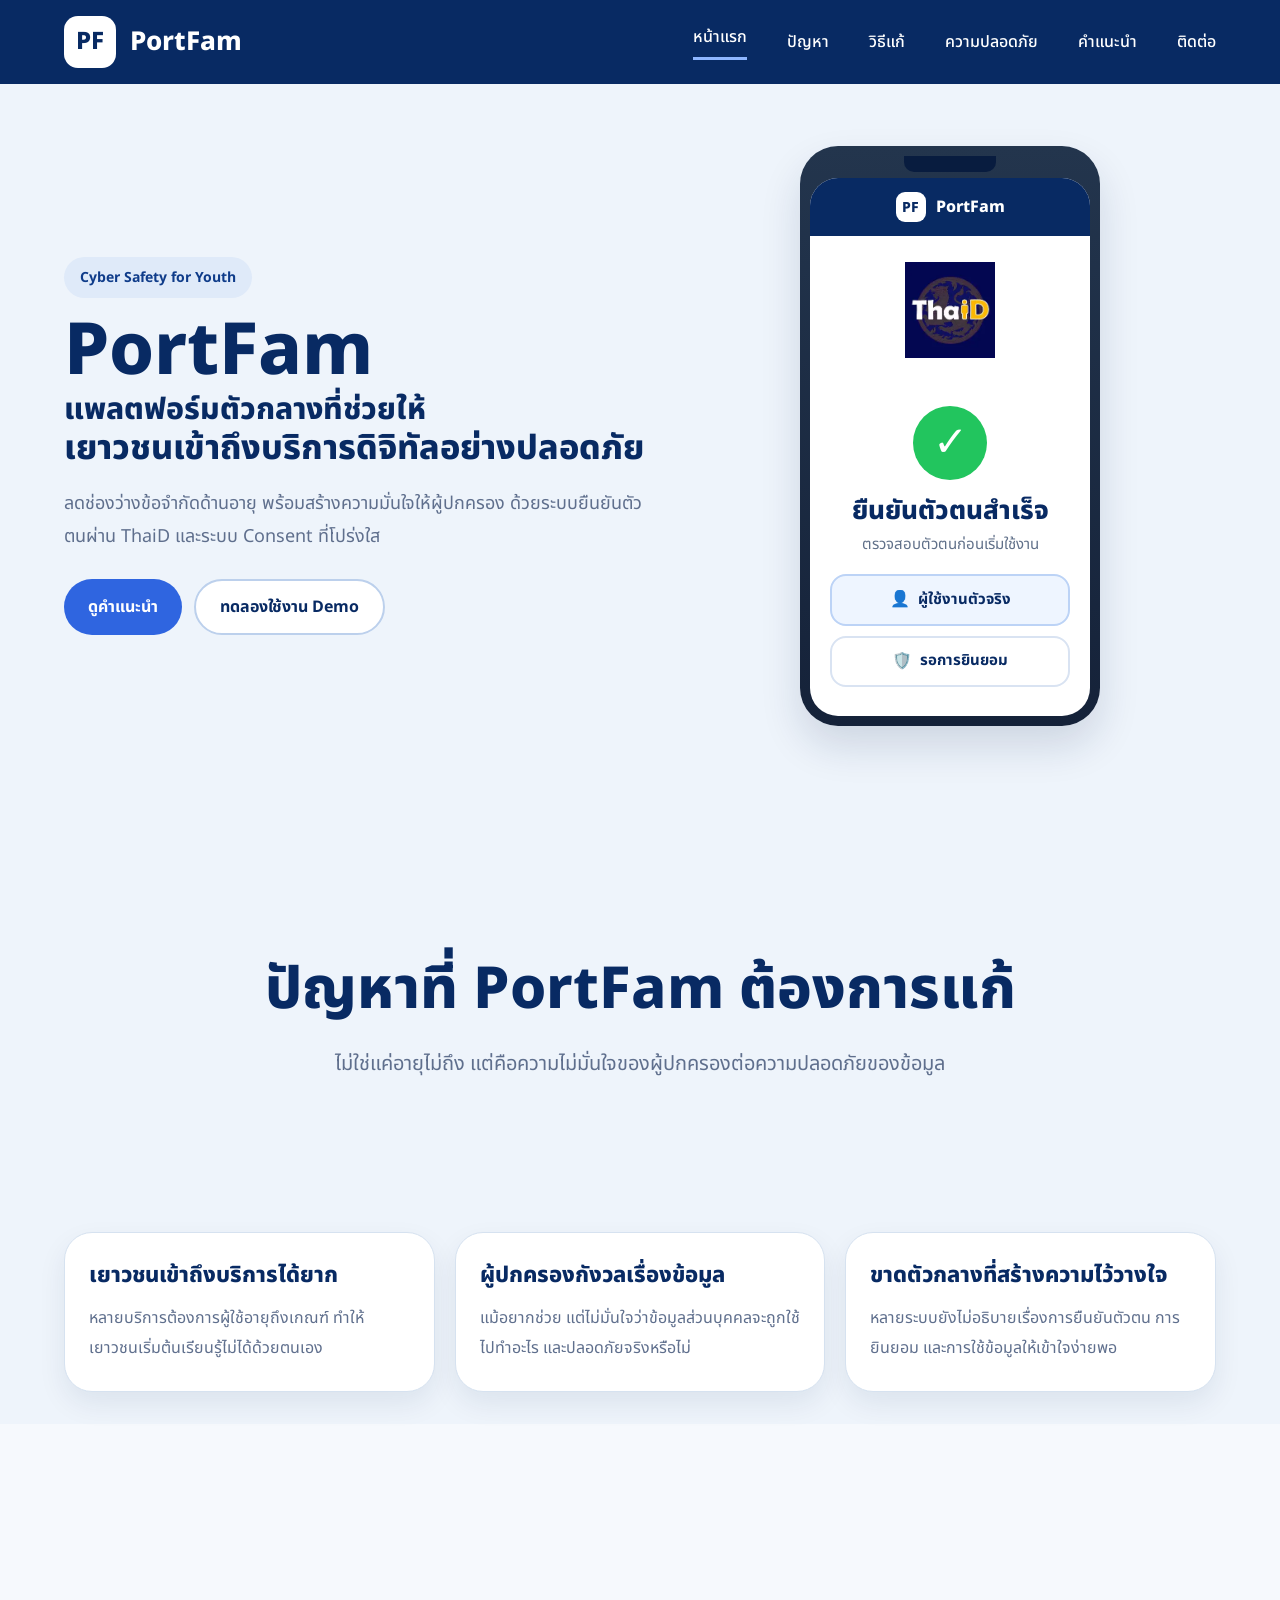
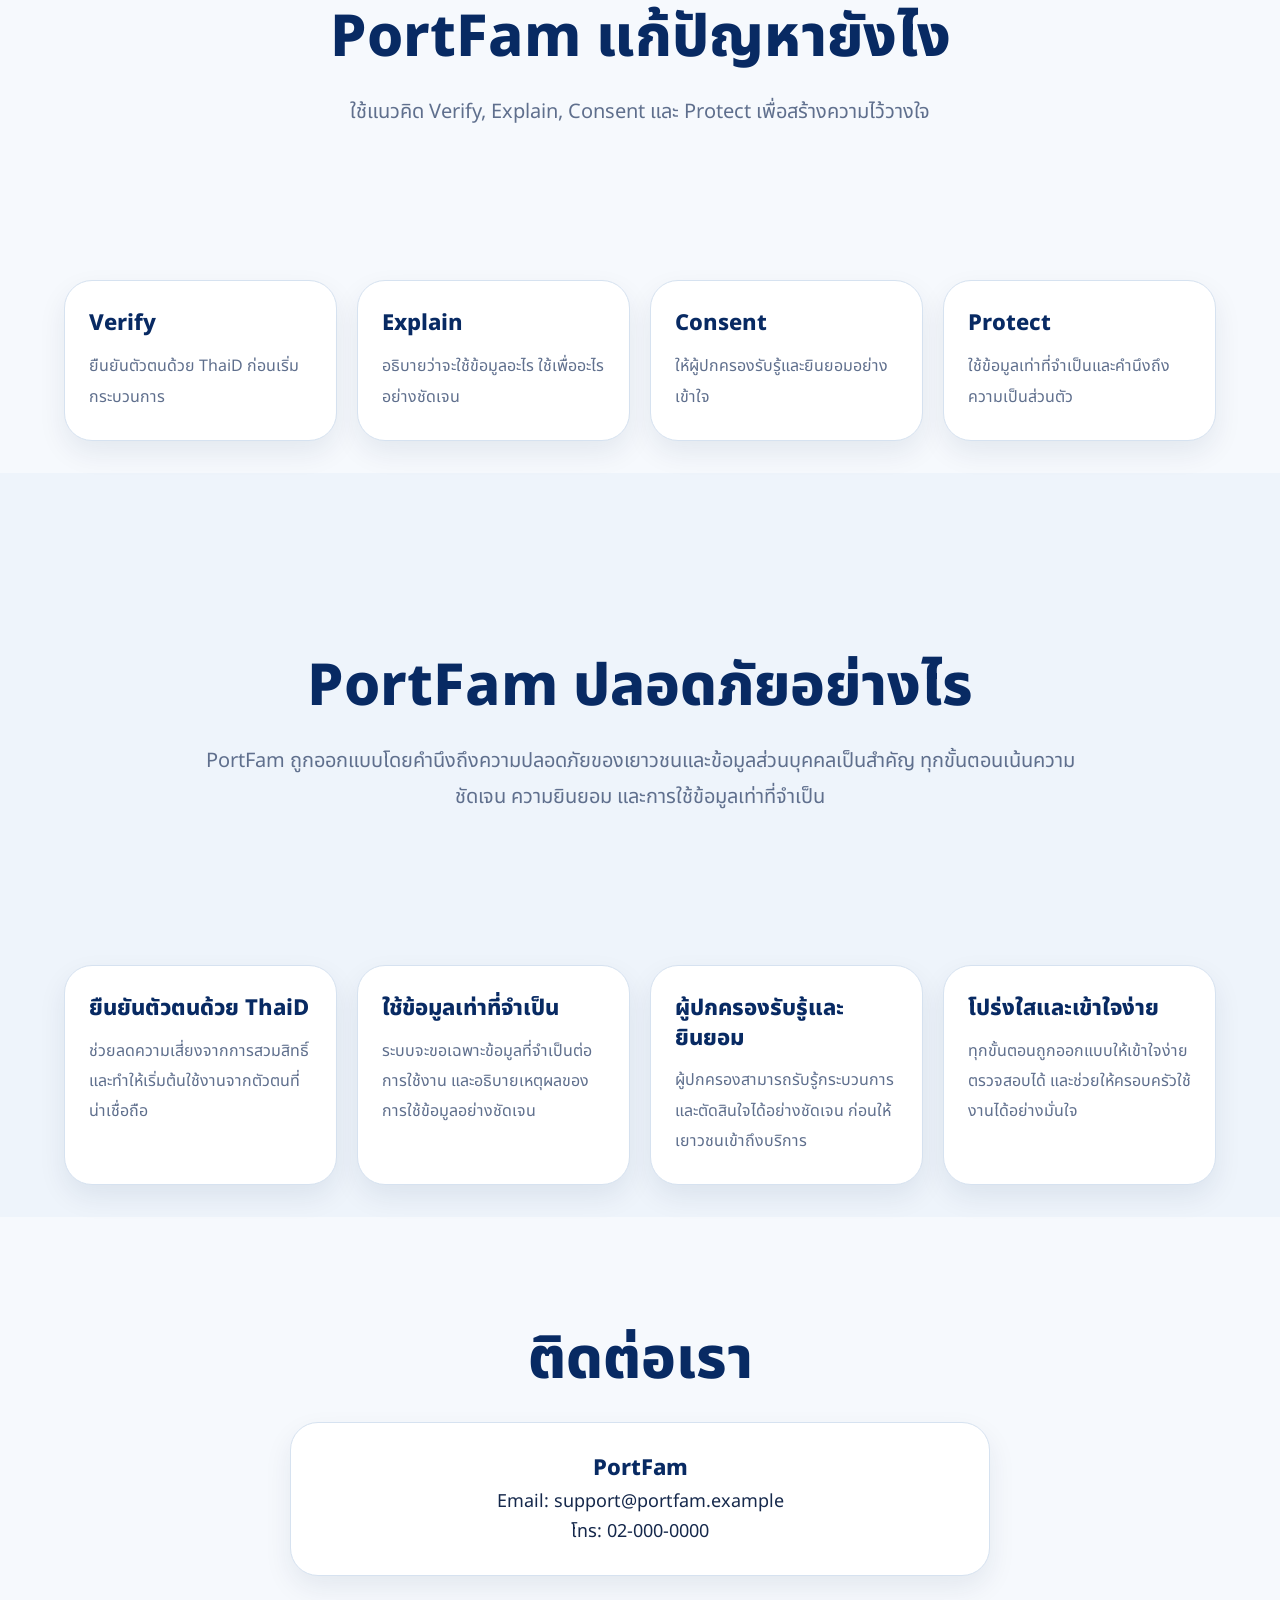
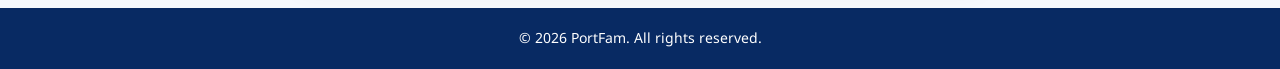
<file: index.html>
<!DOCTYPE html>
<html lang="th">
<head>
  <meta charset="UTF-8" />
  <meta name="viewport" content="width=device-width, initial-scale=1.0" />
  <title>PortFam</title>
  <link rel="stylesheet" href="index.css" />
  <link href="https://fonts.googleapis.com/css2?family=Noto+Sans+Thai:wght@300;400;500;600;700;800&display=swap" rel="stylesheet">
</head>
<body>
  <div class="scroll-progress" id="scrollProgress"></div>
  <button class="back-to-top" id="backToTop" type="button" aria-label="กลับขึ้นด้านบน">↑</button>

  <header class="site-header">
    <div class="container nav">
      <a href="index.html" class="brand">
        <div class="brand-logo">PF</div>
        <div class="brand-text">PortFam</div>
      </a>

      <button
        class="menu-toggle"
        id="menuToggle"
        type="button"
        aria-label="เปิดเมนู"
        aria-expanded="false"
        aria-controls="mobileMenu"
      >
        <span></span>
        <span></span>
        <span></span>
      </button>

      <nav class="menu" id="mobileMenu">
        <a href="#home" class="active-link">หน้าแรก</a>
        <a href="#problem">ปัญหา</a>
        <a href="#solution">วิธีแก้</a>
        <a href="#security">ความปลอดภัย</a>
        <a href="recom.html">คำแนะนำ</a>
        <a href="#contact">ติดต่อ</a>
      </nav>
    </div>
  </header>

  <main>
    <section class="hero section" id="home">
      <div class="container hero-layout">
        <div class="hero-left reveal">
          <span class="hero-badge">Cyber Safety for Youth</span>

          <h1>
            <span class="hero-portfam">PortFam</span>
            <span class="hero-platform-line">แพลตฟอร์มตัวกลางที่ช่วยให้</span>
            เยาวชนเข้าถึงบริการดิจิทัลอย่างปลอดภัย
          </h1>

          <p class="hero-text">
            ลดช่องว่างข้อจำกัดด้านอายุ พร้อมสร้างความมั่นใจให้ผู้ปกครอง
            ด้วยระบบยืนยันตัวตนผ่าน ThaiD และระบบ Consent ที่โปร่งใส
          </p>

          <div class="hero-buttons-custom">
            <a href="recom.html" class="hero-main-btn hero-main-btn-primary">
              ดูคำแนะนำ
            </a>
            <a href="demo-login.html" class="hero-main-btn hero-main-btn-secondary">
              ทดลองใช้งาน Demo
            </a>
          </div>
        </div>

        <div class="hero-right reveal">
          <div class="hero-device-wrap">
            <div class="phone-mock-custom">
              <div class="phone-notch-custom"></div>

              <div class="phone-screen-custom">
                <div class="phone-top-custom">
                  <div class="phone-top-logo-wrap">
                    <div class="phone-top-logo">PF</div>
                    <div class="phone-top-text">PortFam</div>
                  </div>
                </div>

                <div class="phone-thaid-logo">
                  <img src="picture-thaID.webp" alt="ThaiD Logo">
                </div>

                <div class="phone-check-custom">✓</div>

                <h2>ยืนยันตัวตนสำเร็จ</h2>
                <p class="phone-subtitle-custom">ตรวจสอบตัวตนก่อนเริ่มใช้งาน</p>

                <div class="phone-actions-custom">
                  <div class="phone-action-item active-action">
                    <span class="phone-action-icon">👤</span>
                    <span>ผู้ใช้งานตัวจริง</span>
                  </div>

                  <div class="phone-action-item">
                    <span class="phone-action-icon">🛡️</span>
                    <span>รอการยินยอม</span>
                  </div>
                </div>
              </div>
            </div>
          </div>
        </div>
      </div>
    </section>

    <section class="section" id="problem">
      <div class="container">
        <div class="section-head reveal">
          <h2>ปัญหาที่ PortFam ต้องการแก้</h2>
          <p>
            ไม่ใช่แค่อายุไม่ถึง แต่คือความไม่มั่นใจของผู้ปกครองต่อความปลอดภัยของข้อมูล
          </p>
        </div>

        <div class="info-grid three">
          <div class="info-card reveal">
            <h3>เยาวชนเข้าถึงบริการได้ยาก</h3>
            <p>หลายบริการต้องการผู้ใช้อายุถึงเกณฑ์ ทำให้เยาวชนเริ่มต้นเรียนรู้ไม่ได้ด้วยตนเอง</p>
          </div>

          <div class="info-card reveal">
            <h3>ผู้ปกครองกังวลเรื่องข้อมูล</h3>
            <p>แม้อยากช่วย แต่ไม่มั่นใจว่าข้อมูลส่วนบุคคลจะถูกใช้ไปทำอะไร และปลอดภัยจริงหรือไม่</p>
          </div>

          <div class="info-card reveal">
            <h3>ขาดตัวกลางที่สร้างความไว้วางใจ</h3>
            <p>หลายระบบยังไม่อธิบายเรื่องการยืนยันตัวตน การยินยอม และการใช้ข้อมูลให้เข้าใจง่ายพอ</p>
          </div>
        </div>
      </div>
    </section>

    <section class="section alt-bg" id="solution">
      <div class="container">
        <div class="section-head reveal">
          <h2>PortFam แก้ปัญหายังไง</h2>
          <p>ใช้แนวคิด Verify, Explain, Consent และ Protect เพื่อสร้างความไว้วางใจ</p>
        </div>

        <div class="info-grid four">
          <div class="info-card reveal">
            <h3>Verify</h3>
            <p>ยืนยันตัวตนด้วย ThaiD ก่อนเริ่มกระบวนการ</p>
          </div>

          <div class="info-card reveal">
            <h3>Explain</h3>
            <p>อธิบายว่าจะใช้ข้อมูลอะไร ใช้เพื่ออะไร อย่างชัดเจน</p>
          </div>

          <div class="info-card reveal">
            <h3>Consent</h3>
            <p>ให้ผู้ปกครองรับรู้และยินยอมอย่างเข้าใจ</p>
          </div>

          <div class="info-card reveal">
            <h3>Protect</h3>
            <p>ใช้ข้อมูลเท่าที่จำเป็นและคำนึงถึงความเป็นส่วนตัว</p>
          </div>
        </div>
      </div>
    </section>

    <section class="section" id="security">
      <div class="container">
        <div class="section-head reveal">
          <h2>PortFam ปลอดภัยอย่างไร</h2>
          <p>
            PortFam ถูกออกแบบโดยคำนึงถึงความปลอดภัยของเยาวชนและข้อมูลส่วนบุคคลเป็นสำคัญ
            ทุกขั้นตอนเน้นความชัดเจน ความยินยอม และการใช้ข้อมูลเท่าที่จำเป็น
          </p>
        </div>

        <div class="info-grid four">
          <div class="info-card reveal">
            <h3>ยืนยันตัวตนด้วย ThaiD</h3>
            <p>ช่วยลดความเสี่ยงจากการสวมสิทธิ์ และทำให้เริ่มต้นใช้งานจากตัวตนที่น่าเชื่อถือ</p>
          </div>

          <div class="info-card reveal">
            <h3>ใช้ข้อมูลเท่าที่จำเป็น</h3>
            <p>ระบบจะขอเฉพาะข้อมูลที่จำเป็นต่อการใช้งาน และอธิบายเหตุผลของการใช้ข้อมูลอย่างชัดเจน</p>
          </div>

          <div class="info-card reveal">
            <h3>ผู้ปกครองรับรู้และยินยอม</h3>
            <p>ผู้ปกครองสามารถรับรู้กระบวนการและตัดสินใจได้อย่างชัดเจน ก่อนให้เยาวชนเข้าถึงบริการ</p>
          </div>

          <div class="info-card reveal">
            <h3>โปร่งใสและเข้าใจง่าย</h3>
            <p>ทุกขั้นตอนถูกออกแบบให้เข้าใจง่าย ตรวจสอบได้ และช่วยให้ครอบครัวใช้งานได้อย่างมั่นใจ</p>
          </div>
        </div>
      </div>
    </section>

    <section class="section alt-bg" id="contact">
      <div class="container">
        <div class="section-head reveal">
          <h2>ติดต่อเรา</h2>
        </div>

        <div class="contact-card reveal">
          <p><strong>PortFam</strong></p>
          <p>Email: support@portfam.example</p>
          <p>โทร: 02-000-0000</p>
        </div>
      </div>
    </section>
  </main>

  <footer class="site-footer">
    <div class="container footer-content">
      <p>© <span id="currentYear"></span> PortFam. All rights reserved.</p>
    </div>
  </footer>

  <script src="index.js"></script>
</body>
</html>
</file>
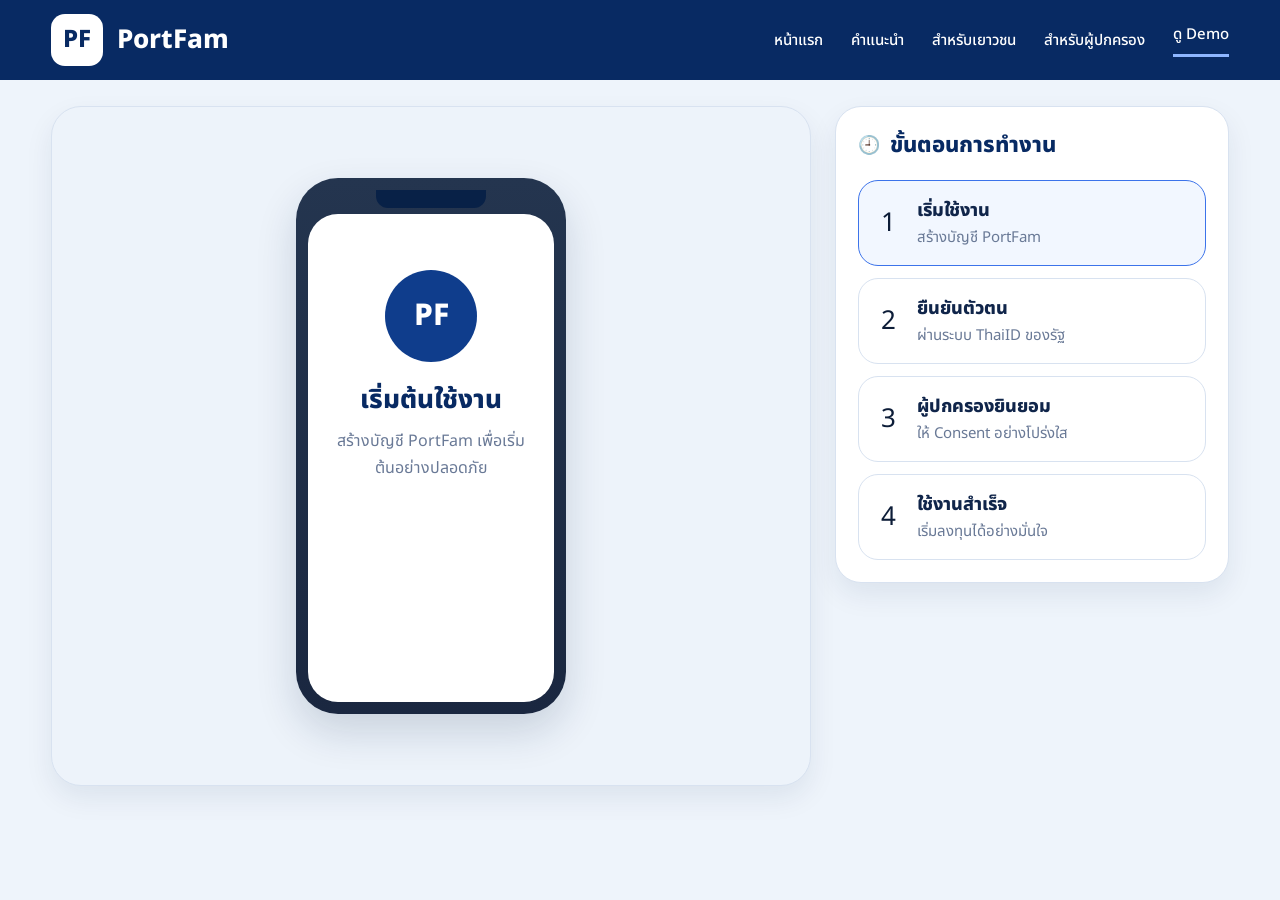
<file: demo-login.html>
<!DOCTYPE html>
<html lang="th">
<head>
  <meta charset="UTF-8" />
  <meta name="viewport" content="width=device-width, initial-scale=1.0" />
  <title>PortFam - ดู Demo</title>
  <link rel="stylesheet" href="demo-login.css" />
  <link href="https://fonts.googleapis.com/css2?family=Noto+Sans+Thai:wght@300;400;500;600;700;800&display=swap" rel="stylesheet">
</head>
<body>
  <header class="site-header">
    <div class="container nav">
      <a href="index.html" class="brand">
        <div class="brand-logo">PF</div>
        <div class="brand-text">PortFam</div>
      </a>

      <button class="menu-toggle" id="menuToggle" type="button" aria-label="เปิดเมนู" aria-expanded="false" aria-controls="mobileMenu">
        <span></span>
        <span></span>
        <span></span>
      </button>

      <nav class="menu" id="mobileMenu">
        <a href="index.html">หน้าแรก</a>
        <a href="recom.html">คำแนะนำ</a>
        <a href="youth-guide.html">สำหรับเยาวชน</a>
        <a href="parent-guide.html">สำหรับผู้ปกครอง</a>
        <a href="demo-login.html" class="active-link">ดู Demo</a>
      </nav>
    </div>
  </header>

  <main class="page-wrap">
    <section class="demo-section">
      <div class="container">
        <div class="demo-layout">
          <div class="demo-stage">
            <div class="phone-mockup">
              <div class="phone-notch"></div>

              <div class="phone-screen">
                <div class="scene scene-active" data-scene="1">
                  <div class="screen-icon blue-circle">PF</div>
                  <h2>เริ่มต้นใช้งาน</h2>
                  <p>สร้างบัญชี PortFam เพื่อเริ่มต้นอย่างปลอดภัย</p>
                </div>

                <div class="scene" data-scene="2">
                  <div class="screen-icon thaid-circle">
                    Thai<span>D</span>
                  </div>
                  <h2>ยืนยันตัวตน</h2>
                  <p>ผ่านระบบ ThaiID ของรัฐ</p>
                </div>

                <div class="scene" data-scene="3">
                  <div class="screen-icon consent-circle">👨‍👩‍👧</div>
                  <h2>ผู้ปกครองยินยอม</h2>
                  <p>ให้ Consent อย่างโปร่งใส</p>
                </div>

                <div class="scene" data-scene="4">
                  <div class="success-check">✓</div>
                  <h2>พร้อมใช้งาน!</h2>
                  <p>บัญชีของคุณปลอดภัยและพร้อมลงทุน</p>
                </div>
              </div>
            </div>
          </div>

          <aside class="step-panel">
            <div class="panel-head">
              <span class="panel-head-icon">🕘</span>
              <h3>ขั้นตอนการทำงาน</h3>
            </div>

            <div class="step-list">
              <button class="step-card active" data-target="1" type="button">
                <div class="step-no">1</div>
                <div class="step-info">
                  <strong>เริ่มใช้งาน</strong>
                  <span>สร้างบัญชี PortFam</span>
                </div>
              </button>

              <button class="step-card" data-target="2" type="button">
                <div class="step-no">2</div>
                <div class="step-info">
                  <strong>ยืนยันตัวตน</strong>
                  <span>ผ่านระบบ ThaiID ของรัฐ</span>
                </div>
              </button>

              <button class="step-card" data-target="3" type="button">
                <div class="step-no">3</div>
                <div class="step-info">
                  <strong>ผู้ปกครองยินยอม</strong>
                  <span>ให้ Consent อย่างโปร่งใส</span>
                </div>
              </button>

              <button class="step-card" data-target="4" type="button">
                <div class="step-no">4</div>
                <div class="step-info">
                  <strong>ใช้งานสำเร็จ</strong>
                  <span>เริ่มลงทุนได้อย่างมั่นใจ</span>
                </div>
              </button>
            </div>
          </aside>
        </div>
      </div>
    </section>
  </main>

  <script src="demo-login.js"></script>
</body>
</html>
</file>
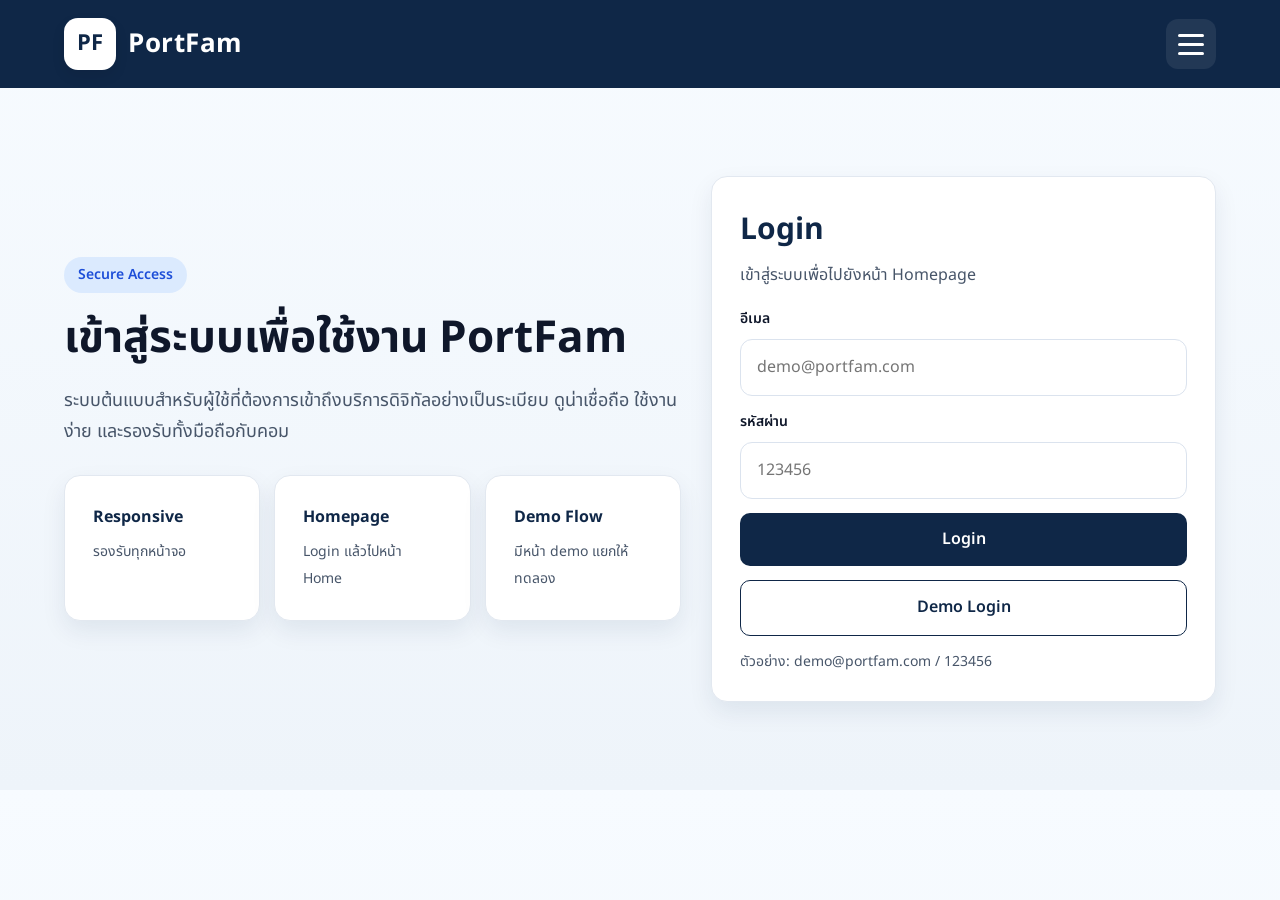
<file: login.html>
<!DOCTYPE html>
<html lang="th">
<head>
  <meta charset="UTF-8" />
  <meta name="viewport" content="width=device-width, initial-scale=1.0" />
  <title>PortFam - Login</title>
  <link rel="stylesheet" href="login.css" />
  <link href="https://fonts.googleapis.com/css2?family=Noto+Sans+Thai:wght@300;400;500;600;700&display=swap" rel="stylesheet">

</head>
<body>
  <header class="site-header">
    <div class="container nav">
      <a href="Homepage.html" class="brand">
        <div class="brand-logo">PF</div>
        <div class="brand-text">PortFam</div>
      </a>

      <button class="menu-toggle" id="menuToggle" aria-label="เปิดเมนู" aria-expanded="false" aria-controls="mobileMenu">
        <span></span>
        <span></span>
        <span></span>
      </button>

      <nav class="menu" id="mobileMenu">
        <a href="Homepage.html#home">หน้าแรก</a>
        <a href="Homepage.html#about">เกี่ยวกับเรา</a>
        <a href="Homepage.html#services">บริการ</a>
        <a href="Homepage.html#news">ข่าวสาร</a>
        <a href="Homepage.html#contact">ติดต่อ</a>
        <a href="demo.html">Demo-login</a>
        <a href="index.html">Login</a>
      </nav>
    </div>
  </header>

  <main class="login-page">
    <section class="login-section">
      <div class="container login-layout">
        <div class="login-intro">
          <span class="hero-tag">Secure Access</span>
          <h1>เข้าสู่ระบบเพื่อใช้งาน PortFam</h1>
          <p>
            ระบบต้นแบบสำหรับผู้ใช้ที่ต้องการเข้าถึงบริการดิจิทัลอย่างเป็นระเบียบ
            ดูน่าเชื่อถือ ใช้งานง่าย และรองรับทั้งมือถือกับคอม
          </p>

          <div class="info-pills">
            <div class="info-pill">
              <strong>Responsive</strong>
              <span>รองรับทุกหน้าจอ</span>
            </div>
            <div class="info-pill">
              <strong>Homepage</strong>
              <span>Login แล้วไปหน้า Home</span>
            </div>
            <div class="info-pill">
              <strong>Demo Flow</strong>
              <span>มีหน้า demo แยกให้ทดลอง</span>
            </div>
          </div>
        </div>

        <div class="login-card">
          <div class="card-head">
            <h2>Login</h2>
            <p>เข้าสู่ระบบเพื่อไปยังหน้า Homepage</p>
          </div>

          <form id="loginForm" class="login-form">
            <label>
              <span>อีเมล</span>
              <input type="email" id="email" placeholder="demo@portfam.com" required />
            </label>

            <label>
              <span>รหัสผ่าน</span>
              <input type="password" id="password" placeholder="123456" required />
            </label>

            <button type="submit" class="btn btn-primary full-width">Login</button>
            <button type="button" class="btn btn-secondary full-width" id="demoLoginBtn">Demo Login</button>
          </form>

          <p class="login-hint">ตัวอย่าง: demo@portfam.com / 123456</p>
        </div>
      </div>
    </section>
  </main>
</file>
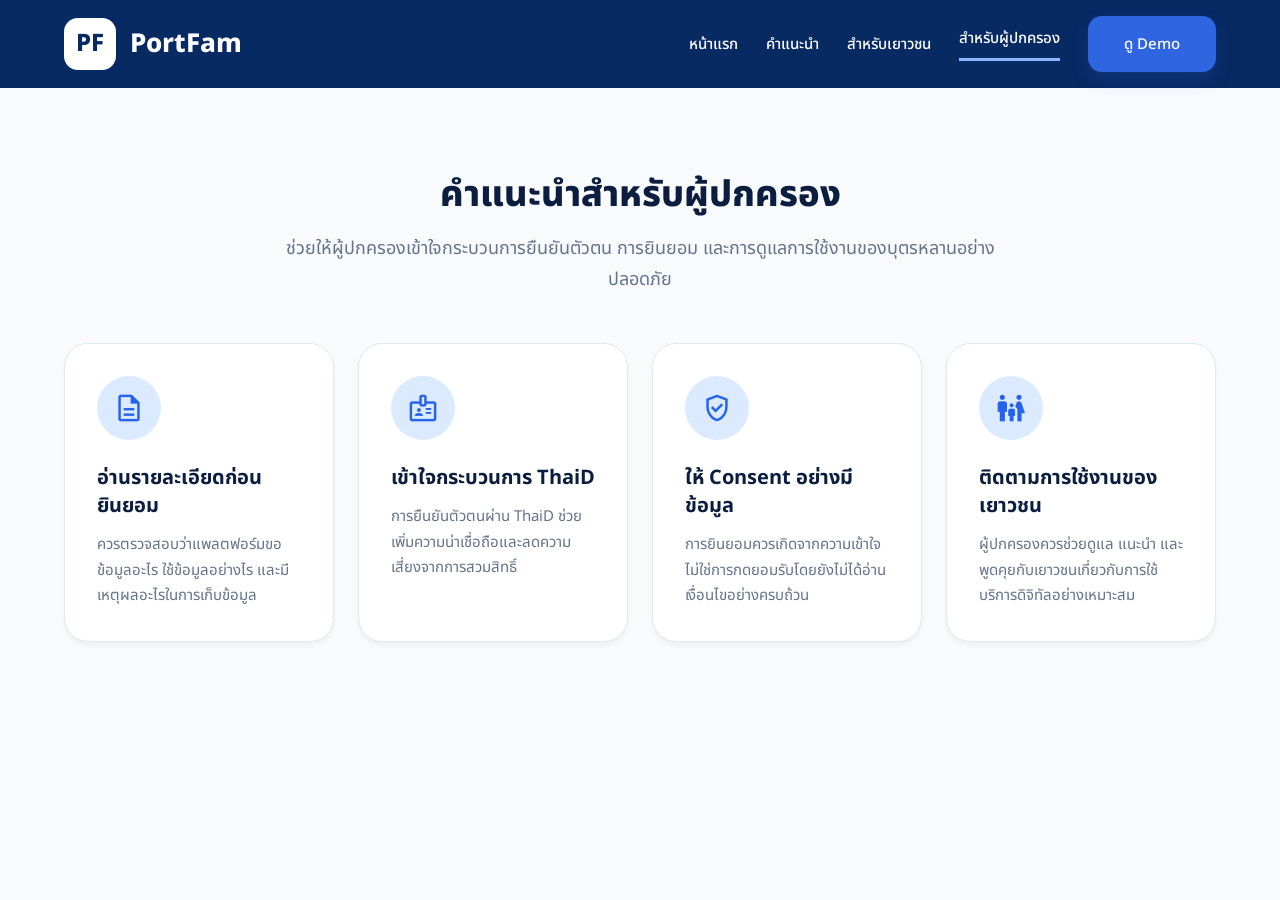
<file: parent-guide.html>
<!DOCTYPE html>
<html lang="th">
<head>
  <meta charset="UTF-8" />
  <meta name="viewport" content="width=device-width, initial-scale=1.0" />
  <title>PortFam - สำหรับผู้ปกครอง</title>
  <link rel="stylesheet" href="parent-guide.css" />
  <link href="https://fonts.googleapis.com/css2?family=Noto+Sans+Thai:wght@300;400;500;600;700;800&display=swap" rel="stylesheet">
  <link href="https://fonts.googleapis.com/css2?family=Material+Symbols+Outlined:opsz,wght,FILL,GRAD@24,400,1,0" rel="stylesheet" />
</head>
<body>
  <header class="site-header">
    <div class="container nav">
      <a href="index.html" class="brand">
        <div class="brand-logo">PF</div>
        <div class="brand-text">PortFam</div>
      </a>

      <button
        class="menu-toggle"
        id="menuToggle"
        type="button"
        aria-label="เปิดเมนู"
        aria-expanded="false"
        aria-controls="mobileMenu"
      >
        <span></span>
        <span></span>
        <span></span>
      </button>

      <nav class="menu" id="mobileMenu">
        <a href="index.html">หน้าแรก</a>
        <a href="recom.html">คำแนะนำ</a>
        <a href="youth-guide.html">สำหรับเยาวชน</a>
        <a href="parent-guide.html" class="active-link">สำหรับผู้ปกครอง</a>
        <a href="demo-login.html" class="demo-cta">ดู Demo</a>
      </nav>
    </div>
  </header>

  <section class="section guide-section">
    <div class="container">
      <div class="section-head reveal">
        <h2>คำแนะนำสำหรับผู้ปกครอง</h2>
        <p>ช่วยให้ผู้ปกครองเข้าใจกระบวนการยืนยันตัวตน การยินยอม และการดูแลการใช้งานของบุตรหลานอย่างปลอดภัย</p>
      </div>

      <div class="info-grid four">
        <div class="info-card reveal">
          <div class="card-icon">
            <span class="material-symbols-outlined">description</span>
          </div>
          <h3>อ่านรายละเอียดก่อนยินยอม</h3>
          <p>ควรตรวจสอบว่าแพลตฟอร์มขอข้อมูลอะไร ใช้ข้อมูลอย่างไร และมีเหตุผลอะไรในการเก็บข้อมูล</p>
        </div>

        <div class="info-card reveal">
          <div class="card-icon">
            <span class="material-symbols-outlined">badge</span>
          </div>
          <h3>เข้าใจกระบวนการ ThaiD</h3>
          <p>การยืนยันตัวตนผ่าน ThaiD ช่วยเพิ่มความน่าเชื่อถือและลดความเสี่ยงจากการสวมสิทธิ์</p>
        </div>

        <div class="info-card reveal">
          <div class="card-icon">
            <span class="material-symbols-outlined">verified_user</span>
          </div>
          <h3>ให้ Consent อย่างมีข้อมูล</h3>
          <p>การยินยอมควรเกิดจากความเข้าใจ ไม่ใช่การกดยอมรับโดยยังไม่ได้อ่านเงื่อนไขอย่างครบถ้วน</p>
        </div>

        <div class="info-card reveal">
          <div class="card-icon">
            <span class="material-symbols-outlined">family_restroom</span>
          </div>
          <h3>ติดตามการใช้งานของเยาวชน</h3>
          <p>ผู้ปกครองควรช่วยดูแล แนะนำ และพูดคุยกับเยาวชนเกี่ยวกับการใช้บริการดิจิทัลอย่างเหมาะสม</p>
        </div>
      </div>
    </div>
  </section>

  <script src="parent-guide.js"></script>
</body>
</html>
</file>
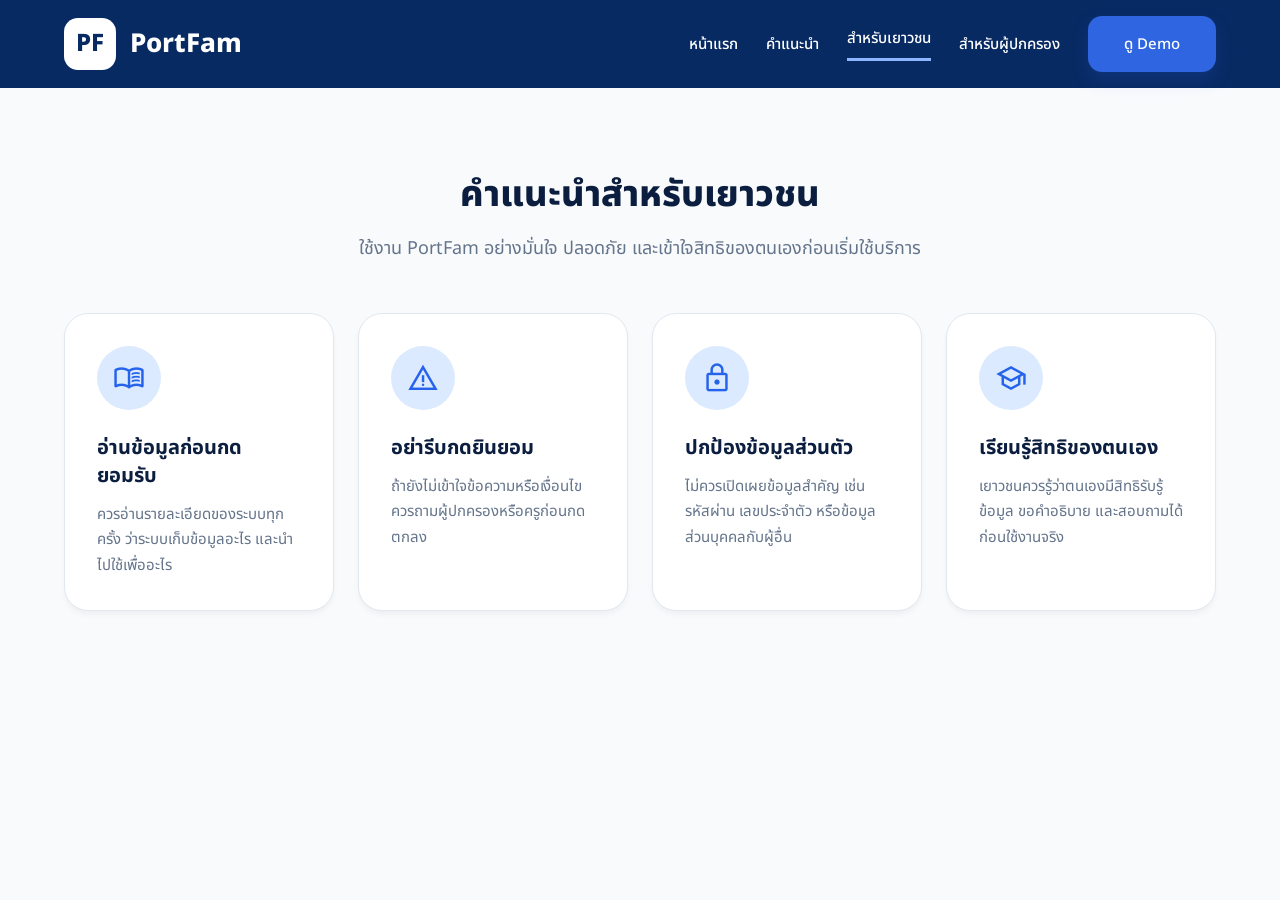
<file: youth.guide.html>
<!DOCTYPE html>
<html lang="th">
<head>
  <meta charset="UTF-8" />
  <meta name="viewport" content="width=device-width, initial-scale=1.0" />
  <title>PortFam - สำหรับเยาวชน</title>
  <link rel="stylesheet" href="youth-guide.css" />
  <link href="https://fonts.googleapis.com/css2?family=Noto+Sans+Thai:wght@300;400;500;600;700;800&display=swap" rel="stylesheet">
  <link href="https://fonts.googleapis.com/css2?family=Material+Symbols+Outlined:opsz,wght,FILL,GRAD@24,400,1,0" rel="stylesheet" />
</head>
<body>
  <header class="site-header">
    <div class="container nav">
      <a href="index.html" class="brand">
        <div class="brand-logo">PF</div>
        <div class="brand-text">PortFam</div>
      </a>

      <button
        class="menu-toggle"
        id="menuToggle"
        type="button"
        aria-label="เปิดเมนู"
        aria-expanded="false"
        aria-controls="mobileMenu"
      >
        <span></span>
        <span></span>
        <span></span>
      </button>

      <nav class="menu" id="mobileMenu">
        <a href="index.html">หน้าแรก</a>
        <a href="recom.html">คำแนะนำ</a>
        <a href="youth-guide.html" class="active-link">สำหรับเยาวชน</a>
        <a href="parent-guide.html">สำหรับผู้ปกครอง</a>
        <a href="demo-login.html" class="demo-cta">ดู Demo</a>
      </nav>
    </div>
  </header>

  <section class="section guide-section">
    <div class="container">
      <div class="section-head reveal">
        <h2>คำแนะนำสำหรับเยาวชน</h2>
        <p>ใช้งาน PortFam อย่างมั่นใจ ปลอดภัย และเข้าใจสิทธิของตนเองก่อนเริ่มใช้บริการ</p>
      </div>

      <div class="info-grid four">
        <div class="info-card reveal">
          <div class="card-icon">
            <span class="material-symbols-outlined">menu_book</span>
          </div>
          <h3>อ่านข้อมูลก่อนกดยอมรับ</h3>
          <p>ควรอ่านรายละเอียดของระบบทุกครั้ง ว่าระบบเก็บข้อมูลอะไร และนำไปใช้เพื่ออะไร</p>
        </div>

        <div class="info-card reveal">
          <div class="card-icon">
            <span class="material-symbols-outlined">warning</span>
          </div>
          <h3>อย่ารีบกดยินยอม</h3>
          <p>ถ้ายังไม่เข้าใจข้อความหรือเงื่อนไข ควรถามผู้ปกครองหรือครูก่อนกดตกลง</p>
        </div>

        <div class="info-card reveal">
          <div class="card-icon">
            <span class="material-symbols-outlined">lock</span>
          </div>
          <h3>ปกป้องข้อมูลส่วนตัว</h3>
          <p>ไม่ควรเปิดเผยข้อมูลสำคัญ เช่น รหัสผ่าน เลขประจำตัว หรือข้อมูลส่วนบุคคลกับผู้อื่น</p>
        </div>

        <div class="info-card reveal">
          <div class="card-icon">
            <span class="material-symbols-outlined">school</span>
          </div>
          <h3>เรียนรู้สิทธิของตนเอง</h3>
          <p>เยาวชนควรรู้ว่าตนเองมีสิทธิรับรู้ข้อมูล ขอคำอธิบาย และสอบถามได้ก่อนใช้งานจริง</p>
        </div>
      </div>
    </div>
  </section>

  <script src="youth-guide.js"></script>
</body>
</html>
</file>
<file: index.css>
* {
  margin: 0;
  padding: 0;
  box-sizing: border-box;
  font-family: "Noto Sans Thai", sans-serif;
}

:root {
  --navy: #082a63;
  --navy-light: #0f3c8a;
  --text: #15284b;
  --muted: #5f6f8d;
  --bg: #eef4fb;
  --card: #ffffff;
  --line: #d6e2f0;
  --blue-soft: #dfeaf9;
  --shadow: 0 12px 28px rgba(12, 35, 75, 0.08);
}

html {
  scroll-behavior: smooth;
}

body {
  background: var(--bg);
  color: var(--text);
  overflow-x: hidden;
}

a {
  text-decoration: none;
  color: inherit;
}

button {
  font: inherit;
}

.container {
  width: 90%;
  max-width: 1200px;
  margin: 0 auto;
}

.scroll-progress {
  position: fixed;
  top: 0;
  left: 0;
  width: 0%;
  height: 4px;
  background: #7ea0d9;
  z-index: 2000;
}

.back-to-top {
  position: fixed;
  right: 22px;
  bottom: 22px;
  width: 50px;
  height: 50px;
  border: none;
  border-radius: 50%;
  background: var(--navy);
  color: #fff;
  font-size: 20px;
  font-weight: 800;
  cursor: pointer;
  box-shadow: 0 12px 28px rgba(12, 35, 75, 0.18);
  opacity: 0;
  pointer-events: none;
  transform: translateY(10px);
  transition: 0.25s ease;
  z-index: 1200;
}

.back-to-top.show {
  opacity: 1;
  pointer-events: auto;
  transform: translateY(0);
}

.site-header {
  background: var(--navy);
  padding: 16px 0;
  position: sticky;
  top: 0;
  z-index: 1000;
  transition: box-shadow 0.25s ease;
}

.site-header.scrolled {
  box-shadow: 0 10px 24px rgba(12, 35, 75, 0.14);
}

.nav {
  display: flex;
  align-items: center;
  justify-content: space-between;
  gap: 20px;
  position: relative;
}

.brand {
  display: flex;
  align-items: center;
  gap: 14px;
}

.brand-logo {
  width: 52px;
  height: 52px;
  border-radius: 14px;
  background: #fff;
  color: var(--navy);
  display: flex;
  align-items: center;
  justify-content: center;
  font-size: 24px;
  font-weight: 800;
}

.brand-text {
  color: #fff;
  font-size: 26px;
  font-weight: 800;
}

.menu {
  display: flex;
  align-items: center;
  gap: 40px;
}

.menu a {
  color: #fff;
  font-size: 16px;
  font-weight: 500;
}

.menu a.active-link {
  border-bottom: 3px solid #8eb6ff;
  padding-bottom: 8px;
}

.menu-toggle {
  display: none;
  width: 46px;
  height: 46px;
  border: none;
  border-radius: 12px;
  background: rgba(255,255,255,0.08);
  cursor: pointer;
  flex-direction: column;
  align-items: center;
  justify-content: center;
  gap: 5px;
}

.menu-toggle span {
  width: 22px;
  height: 3px;
  border-radius: 999px;
  background: #fff;
  display: block;
}

.section {
  padding: 20px 0 32px;
}

.alt-bg {
  background: rgba(255, 255, 255, 0.45);
}

.hero {
  padding-top: 72px;
  padding-bottom: 40px;
}

.hero-layout {
  display: grid;
  grid-template-columns: 1.05fr 0.95fr;
  gap: 32px;
  align-items: center;
}

.hero-badge {
  display: inline-block;
  background: var(--blue-soft);
  color: var(--navy-light);
  padding: 10px 16px;
  border-radius: 999px;
  font-size: 14px;
  font-weight: 700;
  margin-bottom: 20px;
}

.hero-left h1 {
  font-size: 34px;
  line-height: 1.14;
  color: var(--navy);
  margin-bottom: 18px;
  font-weight: 800;
  max-width: 720px;
}

.hero-portfam {
  display: block;
  font-size: 72px;
  line-height: 0.95;
  margin-bottom: 8px;
  color: var(--navy);
}

.hero-platform-line {
  display: block;
  font-size: 30px;
  line-height: 1.12;
  margin-top: 4px;
  margin-bottom: 2px;
}

.hero-text {
  font-size: 18px;
  color: var(--muted);
  line-height: 1.85;
  margin-bottom: 18px;
  max-width: 640px;
}

.hero-buttons-custom {
  margin-top: 26px;
  display: flex;
  gap: 12px;
  flex-wrap: wrap;
}

.hero-main-btn {
  display: inline-flex;
  align-items: center;
  justify-content: center;
  padding: 14px 24px;
  border-radius: 999px;
  font-size: 16px;
  font-weight: 700;
  transition: 0.2s ease;
}

.hero-main-btn-primary {
  background: #2f65e0;
  color: #fff;
}

.hero-main-btn-secondary {
  background: #fff;
  border: 2px solid #bcd0ec;
  color: var(--navy);
}

.hero-device-wrap {
  display: flex;
  align-items: center;
  justify-content: center;
  transform: translateY(-10px);
}

.phone-mock-custom {
  width: 300px;
  max-width: 100%;
  height: 580px;
  background: linear-gradient(180deg, #23354d 0%, #152239 100%);
  border-radius: 38px;
  padding: 10px;
  position: relative;
  box-shadow: 0 20px 40px rgba(12, 35, 75, 0.14);
}

.phone-notch-custom {
  width: 92px;
  height: 16px;
  margin: 0 auto;
  background: #081c3f;
  border-radius: 0 0 10px 10px;
}

.phone-screen-custom {
  margin-top: 6px;
  width: 100%;
  height: calc(100% - 22px);
  border-radius: 28px;
  background: #ffffff;
  padding: 0 18px 22px;
  text-align: center;
  display: flex;
  flex-direction: column;
  align-items: center;
  overflow: hidden;
}

.phone-top-custom {
  width: calc(100% + 36px);
  margin-left: -18px;
  margin-right: -18px;
  background: var(--navy);
  padding: 14px 18px;
  display: flex;
  align-items: center;
  justify-content: center;
  margin-bottom: 26px;
}

.phone-top-logo-wrap {
  display: flex;
  align-items: center;
  gap: 10px;
}

.phone-top-logo {
  width: 30px;
  height: 30px;
  border-radius: 9px;
  background: #ffffff;
  color: var(--navy);
  display: flex;
  align-items: center;
  justify-content: center;
  font-size: 14px;
  font-weight: 800;
}

.phone-top-text {
  font-size: 16px;
  font-weight: 800;
  color: #ffffff;
}

.phone-thaid-logo {
  width: 96px;
  height: 96px;
  display: flex;
  align-items: center;
  justify-content: center;
  margin-top: 0;
  margin-bottom: 14px;
  background: transparent;
  border-radius: 0;
  box-shadow: none;
  overflow: visible;
}

.phone-thaid-logo img {
  width: 100%;
  height: 100%;
  object-fit: contain;
  display: block;
  border-radius: 0;
}

.phone-check-custom {
  width: 74px;
  height: 74px;
  border-radius: 50%;
  background: #22c55e;
  color: #fff;
  font-size: 42px;
  display: flex;
  align-items: center;
  justify-content: center;
  margin-top: 34px;
  margin-bottom: 16px;
}

.phone-screen-custom h2 {
  font-size: 26px;
  color: var(--navy);
  margin-bottom: 6px;
  line-height: 1.2;
  font-weight: 800;
}

.phone-subtitle-custom {
  font-size: 15px;
  color: #607089;
  margin-bottom: 18px;
}

.phone-actions-custom {
  width: 100%;
  max-width: 240px;
  display: grid;
  gap: 10px;
}

.phone-action-item {
  background: #fff;
  border: 2px solid #d9e3f2;
  border-radius: 16px;
  padding: 13px 14px;
  font-size: 15px;
  font-weight: 700;
  color: var(--navy);
  display: flex;
  align-items: center;
  gap: 8px;
  justify-content: center;
  line-height: 1.35;
}

.active-action {
  background: #eef5ff;
  border-color: #bcd3f6;
}

.phone-action-icon {
  font-size: 16px;
}

.section-head {
  text-align: center;
  margin-top: 150px;
  margin-bottom: 150px;
}

.section-head h2 {
  font-size: 58px;
  color: var(--navy);
  margin-bottom: 12px;
  font-weight: 800;
}

.section-head p {
  font-size: 20px;
  line-height: 1.8;
  color: var(--muted);
  max-width: 900px;
  margin: 0 auto;
}

.info-grid {
  display: grid;
  gap: 20px;
}

.info-grid.four {
  grid-template-columns: repeat(4, 1fr);
}

.info-grid.three {
  grid-template-columns: repeat(3, 1fr);
}

.info-card {
  background: var(--card);
  border: 1px solid var(--line);
  border-radius: 28px;
  padding: 28px 24px;
  box-shadow: var(--shadow);
}

.info-card h3 {
  font-size: 22px;
  color: var(--navy);
  margin-bottom: 12px;
  font-weight: 800;
  line-height: 1.35;
}

.info-card p {
  color: var(--muted);
  font-size: 16px;
  line-height: 1.9;
}

#contact .section-head {
  text-align: center;
  margin-top: 90px;
  margin-bottom: 28px;
}

#contact .section-head h2 {
  font-size: 58px;
  color: var(--navy);
  margin-bottom: 0;
  font-weight: 800;
  line-height: 1.15;
  user-select: none;
}

#contact .contact-card {
  background: var(--card);
  border: 1px solid var(--line);
  border-radius: 28px;
  padding: 30px 24px;
  box-shadow: var(--shadow);
  max-width: 700px;
  margin: 0 auto;
  text-align: center;
  user-select: none;
}

#contact .contact-card p {
  color: var(--text);
  font-size: 18px;
  line-height: 1.45;
  margin: 0;
}

#contact .contact-card p + p {
  margin-top: 4px;
}

#contact .contact-card p strong {
  color: var(--navy);
  font-size: 22px;
  font-weight: 800;
}

.site-footer {
  background: var(--navy);
  color: #fff;
  padding: 20px 0;
}

.footer-content {
  text-align: center;
  font-size: 14px;
}

.reveal {
  opacity: 0;
  transform: translateY(22px);
  transition: opacity 0.6s ease, transform 0.6s ease;
}

.reveal.show {
  opacity: 1;
  transform: translateY(0);
}

@media (max-width: 1180px) {
  .hero-layout {
    grid-template-columns: 1fr;
  }

  .info-grid.four,
  .info-grid.three {
    grid-template-columns: repeat(2, 1fr);
  }

  .hero-left h1,
  .hero-text {
    max-width: 100%;
  }
}

@media (max-width: 760px) {
  .menu-toggle {
    display: flex;
  }

  .menu {
    position: absolute;
    top: calc(100% + 12px);
    right: 0;
    width: min(280px, 92vw);
    background: var(--navy);
    border-radius: 18px;
    padding: 12px;
    box-shadow: 0 16px 30px rgba(0,0,0,0.18);
    flex-direction: column;
    align-items: stretch;
    gap: 6px;
    display: none;
  }

  .menu.show {
    display: flex;
  }

  .menu a {
    padding: 10px 12px;
    border-radius: 10px;
  }

  .hero-left h1,
  .section-head h2 {
    font-size: 30px;
  }

  .hero-portfam {
    font-size: 52px;
    margin-bottom: 6px;
  }

  .hero-platform-line {
    font-size: 26px;
    margin-top: 6px;
  }

  .section-head p,
  .hero-text {
    font-size: 16px;
  }

  .info-grid.four,
  .info-grid.three {
    grid-template-columns: 1fr;
  }

  .hero-buttons-custom {
    flex-direction: column;
    align-items: stretch;
  }

  .hero-main-btn {
    width: 100%;
  }

  .section {
    padding: 12px 0 24px;
  }

  .section-head {
    margin-top: 80px;
    margin-bottom: 80px;
  }

  .hero-device-wrap {
    transform: translateY(-6px);
  }

  .phone-mock-custom {
    width: 270px;
    height: 520px;
  }

  .phone-screen-custom {
    padding: 0 16px 18px;
  }

  .phone-top-custom {
    width: calc(100% + 32px);
    margin-left: -16px;
    margin-right: -16px;
    padding: 12px 14px;
    margin-bottom: 20px;
  }

  .phone-top-logo {
    width: 28px;
    height: 28px;
    font-size: 13px;
  }

  .phone-top-text {
    font-size: 15px;
  }

  .phone-thaid-logo {
    width: 82px;
    height: 82px;
    margin-bottom: 12px;
  }

  .phone-thaid-logo img {
    width: 100%;
    height: 100%;
    border-radius: 0;
  }

  .phone-check-custom {
    width: 62px;
    height: 62px;
    font-size: 34px;
    margin-top: 20px;
    margin-bottom: 12px;
  }

  .phone-screen-custom h2 {
    font-size: 22px;
    margin-bottom: 6px;
  }

  .phone-subtitle-custom {
    font-size: 13px;
    margin-bottom: 12px;
  }

  .phone-actions-custom {
    max-width: 210px;
    gap: 8px;
  }

  .phone-action-item {
    padding: 11px 12px;
    font-size: 13px;
    border-radius: 14px;
    gap: 7px;
    line-height: 1.3;
  }

  .phone-action-icon {
    font-size: 14px;
  }

  #contact .section-head {
    margin-top: 70px;
    margin-bottom: 20px;
  }

  #contact .section-head h2 {
    font-size: 42px;
    margin-bottom: 0;
  }

  #contact .contact-card {
    padding: 24px 18px;
    max-width: 100%;
  }

  #contact .contact-card p {
    font-size: 16px;
  }

  #contact .contact-card p strong {
    font-size: 20px;
  }
}
</file>
<file: demo-login.css>
* {
  margin: 0;
  padding: 0;
  box-sizing: border-box;
  font-family: "Noto Sans Thai", sans-serif;
}

:root {
  --navy: #082a63;
  --navy-light: #2d67d6;
  --text: #16284a;
  --muted: #697996;
  --bg: #eef4fb;
  --card: #ffffff;
  --line: #d8e2f0;
  --soft: #edf4ff;
  --shadow: 0 12px 28px rgba(12, 35, 75, 0.08);
}

html {
  scroll-behavior: smooth;
}

body {
  background: var(--bg);
  color: var(--text);
}

a {
  text-decoration: none;
  color: inherit;
}

button {
  font: inherit;
  border: none;
  background: none;
  cursor: pointer;
}

.container {
  width: 92%;
  max-width: 1380px;
  margin: 0 auto;
}

.site-header {
  background: var(--navy);
  padding: 14px 0;
  position: sticky;
  top: 0;
  z-index: 1000;
}

.nav {
  display: flex;
  align-items: center;
  justify-content: space-between;
  gap: 20px;
  position: relative;
}

.brand {
  display: flex;
  align-items: center;
  gap: 14px;
}

.brand-logo {
  width: 52px;
  height: 52px;
  border-radius: 14px;
  background: #fff;
  color: var(--navy);
  display: flex;
  align-items: center;
  justify-content: center;
  font-size: 24px;
  font-weight: 800;
}

.brand-text {
  color: #fff;
  font-size: 26px;
  font-weight: 800;
}

.menu {
  display: flex;
  align-items: center;
  gap: 28px;
}

.menu a {
  color: #fff;
  font-size: 15px;
  font-weight: 500;
}

.menu a.active-link {
  border-bottom: 3px solid #8eb6ff;
  padding-bottom: 8px;
}

.menu-toggle {
  display: none;
  width: 46px;
  height: 46px;
  border-radius: 12px;
  background: rgba(255,255,255,0.08);
  flex-direction: column;
  align-items: center;
  justify-content: center;
  gap: 5px;
}

.menu-toggle span {
  width: 22px;
  height: 3px;
  background: #fff;
  border-radius: 999px;
  display: block;
}

.page-wrap {
  padding: 26px 0 50px;
}

.demo-layout {
  display: grid;
  grid-template-columns: 1.35fr 0.7fr;
  gap: 24px;
  align-items: start;
}

.demo-stage {
  min-height: 680px;
  border-radius: 30px;
  border: 1px solid var(--line);
  background: #edf3fa;
  box-shadow: var(--shadow);
  position: relative;
  display: flex;
  align-items: center;
  justify-content: center;
  overflow: hidden;
  padding: 24px;
}

.phone-mockup {
  width: clamp(210px, 24vw, 270px);
  aspect-ratio: 340 / 675;
  background: linear-gradient(180deg, #24354f 0%, #1a2740 100%);
  border-radius: 42px;
  padding: 12px;
  box-shadow: 0 18px 40px rgba(12, 35, 75, 0.16);
  flex-shrink: 1;
}

.phone-notch {
  width: 110px;
  height: 18px;
  border-radius: 0 0 12px 12px;
  background: #082147;
  margin: 0 auto;
}

.phone-screen {
  margin-top: 6px;
  width: 100%;
  height: calc(100% - 24px);
  background: #ffffff;
  border-radius: 30px;
  padding: 28px 22px;
  display: flex;
  align-items: flex-start;
  justify-content: center;
  position: relative;
  overflow: hidden;
}

.scene {
  display: none;
  width: 100%;
  text-align: center;
  animation: fadeIn 0.4s ease;
  margin-top: 28px;
}

.scene.scene-active {
  display: block;
}

.screen-icon {
  width: 92px;
  height: 92px;
  border-radius: 50%;
  margin: 0 auto 22px;
  display: flex;
  align-items: center;
  justify-content: center;
  font-size: 30px;
  font-weight: 800;
}

.blue-circle {
  background: #0f3d8c;
  color: #fff;
}

.thaid-circle {
  background: #0c2a78;
  color: #fff;
  font-size: 22px;
}

.thaid-circle span {
  color: #f3c91c;
}

.consent-circle {
  background: #e8f2ff;
  color: var(--navy);
  font-size: 38px;
}

.success-check {
  width: 80px;
  height: 80px;
  border-radius: 50%;
  background: #22c55e;
  color: #fff;
  font-size: 46px;
  margin: 0 auto 22px;
  display: flex;
  align-items: center;
  justify-content: center;
}

.scene h2 {
  font-size: 26px;
  line-height: 1.3;
  color: var(--navy);
  margin-bottom: 10px;
  font-weight: 800;
}

.scene p {
  font-size: 16px;
  color: var(--muted);
  line-height: 1.7;
}

.step-panel {
  background: #fff;
  border: 1px solid var(--line);
  border-radius: 26px;
  box-shadow: var(--shadow);
  padding: 22px;
}

.panel-head {
  display: flex;
  align-items: center;
  gap: 10px;
  margin-bottom: 18px;
}

.panel-head h3 {
  color: var(--navy);
  font-size: 22px;
  font-weight: 800;
}

.panel-head-icon {
  font-size: 18px;
}

.step-list {
  display: grid;
  gap: 12px;
}

.step-card {
  width: 100%;
  background: #fff;
  border: 1px solid var(--line);
  border-radius: 20px;
  padding: 16px 16px;
  display: flex;
  align-items: center;
  gap: 14px;
  text-align: left;
  transition: 0.2s ease;
}

.step-card.active {
  border-color: #3c73ea;
  background: #f2f7ff;
}

.step-card:hover {
  background: #f8fbff;
}

.step-no {
  font-size: 26px;
  color: #0d1d38;
  width: 28px;
  text-align: center;
  flex-shrink: 0;
}

.step-info {
  display: flex;
  flex-direction: column;
  gap: 2px;
}

.step-info strong {
  font-size: 18px;
  color: #10254a;
  font-weight: 800;
}

.step-info span {
  font-size: 15px;
  color: var(--muted);
}

@keyframes fadeIn {
  from {
    opacity: 0;
    transform: translateY(8px);
  }
  to {
    opacity: 1;
    transform: translateY(0);
  }
}

@media (max-width: 1100px) {
  .demo-layout {
    grid-template-columns: 1fr;
  }

  .demo-stage {
    min-height: 560px;
  }

  .step-panel {
    max-width: 720px;
  }

  .phone-mockup {
    width: clamp(190px, 38vw, 250px);
  }
}

@media (max-width: 760px) {
  .menu-toggle {
    display: flex;
  }

  .nav {
    flex-wrap: wrap;
    align-items: center;
  }

  .menu {
    width: 100%;
    margin-top: 12px;
    background: var(--navy);
    border-radius: 18px;
    padding: 12px;
    box-shadow: 0 16px 30px rgba(0,0,0,0.18);
    flex-direction: column;
    align-items: stretch;
    gap: 6px;
    display: none;
    position: static;
  }

  .menu.show {
    display: flex;
  }

  .menu a {
    padding: 10px 12px;
    border-radius: 10px;
  }

  .page-wrap {
    padding-top: 18px;
  }

  .demo-stage {
    min-height: 500px;
    padding: 18px;
  }

  .phone-mockup {
    width: min(72vw, 220px);
  }

  .scene h2 {
    font-size: 22px;
  }

  .scene p {
    font-size: 14px;
  }
}
</file>
<file: login.css>
* {
  margin: 0;
  padding: 0;
  box-sizing: border-box;
  font-family: "Noto Sans Thai", sans-serif;
}

:root {
  --navy: #0f2747;
  --navy-light: #183861;
  --blue-soft: #dbeafe;
  --bg: #f7fbff;
  --bg-2: #eef4fa;
  --white: #ffffff;
  --text: #0f172a;
  --muted: #475569;
  --line: #dbe3ee;
  --shadow: 0 10px 25px rgba(15, 39, 71, 0.08);
  --radius: 18px;
  --brand-soft: #e8eef8;
  --green-soft: #eef4fa;
}

body {
  color: var(--text);
  background: linear-gradient(180deg, var(--bg) 0%, var(--bg-2) 100%);
  line-height: 1.7;
}

a {
  text-decoration: none;
  color: inherit;
}

button,
input {
  font: inherit;
}

.hidden {
  display: none !important;
}

.container {
  width: 90%;
  max-width: 1200px;
  margin: 0 auto;
}

/* Header */
.site-header {
  background-color: var(--navy);
  padding: 18px 0;
  position: sticky;
  top: 0;
  z-index: 1000;
}

.nav {
  display: flex;
  justify-content: space-between;
  align-items: center;
  gap: 20px;
  position: relative;
}

.brand {
  display: flex;
  align-items: center;
  gap: 12px;
  text-decoration: none;
}

.brand-logo {
  width: 52px;
  height: 52px;
  border-radius: 14px;
  background: #ffffff;
  color: var(--navy);
  display: flex;
  align-items: center;
  justify-content: center;
  font-weight: 700;
  font-size: 22px;
  box-shadow: 0 6px 14px rgba(0, 0, 0, 0.08);
  flex-shrink: 0;
}

.brand-text {
  color: var(--white);
  font-size: 26px;
  font-weight: 700;
  letter-spacing: 0.5px;
}

/* hamburger */
.menu-toggle {
  display: flex;
  align-items: center;
  justify-content: center;
  flex-direction: column;
  gap: 6px;
  width: 50px;
  height: 50px;
  border: none;
  background: rgba(255, 255, 255, 0.08);
  border-radius: 12px;
  cursor: pointer;
  padding: 0;
  z-index: 1100;
  flex-shrink: 0;
}

.menu-toggle span {
  display: block;
  width: 26px;
  height: 3px;
  background: #ffffff;
  border-radius: 999px;
  transition: transform 0.28s ease, opacity 0.22s ease;
}

.menu-toggle.active span:nth-child(1) {
  transform: translateY(9px) rotate(45deg);
}

.menu-toggle.active span:nth-child(2) {
  opacity: 0;
}

.menu-toggle.active span:nth-child(3) {
  transform: translateY(-9px) rotate(-45deg);
}

/* menu always hidden by default */
.menu {
  display: flex;
  position: absolute;
  top: calc(100% + 12px);
  right: 0;
  width: min(290px, 90vw);
  background: var(--navy);
  border: 1px solid rgba(255, 255, 255, 0.08);
  border-radius: 16px;
  padding: 12px;
  box-shadow: 0 14px 30px rgba(0, 0, 0, 0.18);
  flex-direction: column;
  gap: 6px;

  opacity: 0;
  transform: translateY(-10px) scale(0.98);
  pointer-events: none;
  transition: opacity 0.28s ease, transform 0.28s ease;
}

.menu.show {
  opacity: 1;
  transform: translateY(0) scale(1);
  pointer-events: auto;
}

.menu a {
  color: var(--white);
  font-size: 16px;
  width: 100%;
  padding: 10px 12px;
  border-radius: 8px;
  transition: 0.3s;
}

.menu a:hover {
  color: #dbeafe;
  background-color: rgba(255, 255, 255, 0.08);
}

/* Login */
.login-section {
  padding: 88px 0;
}

.login-layout {
  max-width: 1200px;
  display: grid;
  grid-template-columns: 1.1fr 0.9fr;
  gap: 30px;
  align-items: center;
}

.hero-tag {
  display: inline-block;
  background-color: var(--blue-soft);
  color: #1d4ed8;
  padding: 6px 14px;
  border-radius: 999px;
  font-size: 14px;
  margin-bottom: 18px;
  font-weight: 600;
}

.login-intro h1 {
  font-size: 44px;
  line-height: 1.25;
  color: var(--text);
  margin-bottom: 20px;
}

.login-intro p {
  font-size: 18px;
  color: var(--muted);
  max-width: 680px;
  margin-bottom: 28px;
}

.info-pills {
  display: grid;
  grid-template-columns: repeat(3, 1fr);
  gap: 14px;
  margin-top: 24px;
}

.info-pill,
.login-card,
.sidebar-card,
.page-card,
.info-card {
  background-color: var(--white);
  border: 1px solid #e2e8f0;
  border-radius: 16px;
  padding: 28px;
  box-shadow: var(--shadow);
}

.info-pill strong {
  display: block;
  margin-bottom: 6px;
  color: var(--navy);
}

.info-pill span {
  color: var(--muted);
  font-size: 14px;
}

.card-head h2,
.card-head h3 {
  font-size: 30px;
  margin-bottom: 6px;
  color: var(--navy);
}

.card-head p {
  color: var(--muted);
  margin-bottom: 18px;
}

.login-form {
  display: grid;
  gap: 14px;
}

.login-form label {
  display: grid;
  gap: 8px;
}

.login-form span {
  font-size: 14px;
  font-weight: 600;
}

.login-form input {
  width: 100%;
  padding: 14px 16px;
  border: 1px solid var(--line);
  border-radius: 12px;
  background: #fff;
  outline: none;
}

.login-form input:focus {
  border-color: var(--navy);
  box-shadow: 0 0 0 4px rgba(15, 39, 71, 0.08);
}

.login-hint,
.hint {
  margin-top: 14px;
  font-size: 14px;
  color: var(--muted);
}

.btn {
  display: inline-block;
  padding: 13px 24px;
  border-radius: 10px;
  font-size: 16px;
  font-weight: 600;
  transition: 0.3s;
  border: none;
  cursor: pointer;
}

.btn-primary {
  background-color: var(--navy);
  color: var(--white);
}

.btn-primary:hover {
  background-color: var(--navy-light);
}

.btn-secondary {
  border: 1px solid var(--navy);
  color: var(--navy);
  background-color: var(--white);
}

.btn-secondary:hover {
  background-color: #f1f5f9;
}

.full-width {
  width: 100%;
}

.text-center {
  text-align: center;
}

.disabled,
.btn:disabled {
  opacity: 0.55;
  cursor: not-allowed;
}

/* Demo */
.app-section {
  padding: 42px 0 56px;
}

.app-layout {
  display: grid;
  grid-template-columns: 310px 1fr;
  gap: 24px;
  align-items: start;
}

.sidebar {
  position: sticky;
  top: 100px;
}

.user-box {
  display: flex;
  align-items: center;
  gap: 12px;
  margin-bottom: 18px;
}

.avatar {
  width: 48px;
  height: 48px;
  border-radius: 50%;
  background: var(--brand-soft);
  color: var(--navy);
  display: flex;
  align-items: center;
  justify-content: center;
  font-weight: 700;
  font-size: 18px;
}

.user-box h3 {
  font-size: 16px;
}

.user-box p {
  color: var(--muted);
  font-size: 13px;
}

.progress-wrap {
  margin-bottom: 18px;
}

.progress-text {
  display: flex;
  justify-content: space-between;
  gap: 10px;
  margin-bottom: 8px;
  font-size: 13px;
  color: var(--muted);
}

.progress-bar {
  height: 10px;
  background: #edf2f7;
  border-radius: 999px;
  overflow: hidden;
}

.progress-fill {
  width: 16.66%;
  height: 100%;
  background: linear-gradient(90deg, var(--navy), #2a5b92);
  border-radius: 999px;
  transition: width 0.3s ease;
}

.step-list {
  display: grid;
  gap: 10px;
  margin-bottom: 20px;
}

.step-item {
  padding: 12px 14px;
  border-radius: 14px;
  background: #f8fafc;
  border: 1px solid var(--line);
  font-size: 14px;
  color: var(--muted);
  transition: 0.2s ease;
}

.step-item.active {
  background: #e8eef8;
  color: var(--navy);
  border-color: #bfd0ea;
  font-weight: 700;
}

.step-item.done {
  background: #eff6ff;
  color: #1d4ed8;
  border-color: #cfe0fb;
}

.sidebar-actions {
  display: grid;
  gap: 10px;
}

.page-top {
  margin-bottom: 20px;
}

.page-tag {
  display: inline-block;
  padding: 6px 12px;
  border-radius: 999px;
  background: var(--blue-soft);
  color: #1758a7;
  font-size: 12px;
  font-weight: 700;
  margin-bottom: 10px;
}

.success-tag {
  background: var(--green-soft);
  color: #16624b;
}

.page-top h2 {
  font-size: clamp(24px, 3vw, 34px);
  line-height: 1.15;
  margin-bottom: 8px;
}

.page-top p {
  color: var(--muted);
}

.info-grid {
  display: grid;
  grid-template-columns: repeat(2, 1fr);
  gap: 14px;
}

.info-card small {
  display: block;
  font-size: 12px;
  color: var(--muted);
  margin-bottom: 6px;
}

.info-card strong {
  font-size: 16px;
}

.action-row {
  display: flex;
  justify-content: flex-end;
  margin-top: 22px;
  gap: 10px;
  flex-wrap: wrap;
}

.success-panel,
.waiting-panel,
.approval-panel,
.dashboard-card {
  border: 1px solid var(--line);
  border-radius: 18px;
  padding: 20px;
  background: #fff;
}

.success-panel {
  display: flex;
  align-items: center;
  gap: 16px;
  background: #eef4fa;
  border-color: #d7e4f5;
}

.success-icon {
  width: 48px;
  height: 48px;
  border-radius: 50%;
  background: var(--navy);
  color: #fff;
  display: flex;
  align-items: center;
  justify-content: center;
  font-size: 24px;
  font-weight: 700;
  flex-shrink: 0;
}

.success-icon.large {
  width: 64px;
  height: 64px;
  font-size: 30px;
  margin: 0 auto 14px;
}

.vc-box {
  border: 1px solid var(--line);
  border-radius: 16px;
  padding: 14px 16px;
  margin-top: 18px;
  background: #fbfdff;
}

.vc-row {
  display: flex;
  justify-content: space-between;
  gap: 12px;
  padding: 10px 0;
  border-bottom: 1px solid #edf2f7;
  font-size: 14px;
}

.vc-row:last-child {
  border-bottom: none;
}

.vc-row span {
  color: var(--muted);
}

.question-block {
  margin-bottom: 22px;
}

.question-block h3 {
  margin-bottom: 10px;
  font-size: 18px;
}

.option-card {
  display: flex;
  align-items: center;
  gap: 10px;
  padding: 14px 16px;
  border-radius: 16px;
  border: 1px solid var(--line);
  margin-bottom: 10px;
  cursor: pointer;
  background: #fff;
  transition: 0.2s ease;
}

.option-card:hover {
  background: #f9fcfd;
}

.option-card.active {
  border-color: #92b6df;
  background: #eef5ff;
}

.option-card input {
  accent-color: var(--navy);
}

.app-grid {
  display: grid;
  grid-template-columns: repeat(3, 1fr);
  gap: 14px;
}

.app-card {
  text-align: left;
  padding: 18px;
  border-radius: 18px;
  border: 1px solid var(--line);
  background: #fff;
  cursor: pointer;
  transition: 0.2s ease;
}

.app-card:hover {
  transform: translateY(-2px);
  box-shadow: var(--shadow);
}

.app-card.selected {
  border-color: #91afd6;
  background: #eef5ff;
}

.app-card.blocked {
  background: #fffaf4;
}

.app-card-top {
  display: flex;
  align-items: center;
  justify-content: space-between;
  gap: 10px;
  margin-bottom: 8px;
}

.app-card h3 {
  font-size: 18px;
}

.app-card p {
  color: var(--muted);
  font-size: 14px;
}

.badge {
  display: inline-flex;
  align-items: center;
  padding: 5px 10px;
  border-radius: 999px;
  font-size: 11px;
  font-weight: 700;
}

.badge.ok {
  background: #dbeafe;
  color: #1d4ed8;
}

.badge.wait {
  background: #fff2dd;
  color: #9a5a00;
}

.select-note {
  margin-top: 14px;
  color: var(--muted);
  font-size: 14px;
}

.waiting-panel,
.approval-panel {
  text-align: center;
}

.spinner {
  width: 54px;
  height: 54px;
  border: 4px solid #e5e7eb;
  border-top-color: var(--navy);
  border-radius: 50%;
  margin: 0 auto 14px;
  animation: spin 0.8s linear infinite;
}

@keyframes spin {
  to {
    transform: rotate(360deg);
  }
}

.dashboard-top {
  display: flex;
  align-items: center;
  justify-content: space-between;
  gap: 12px;
  margin-bottom: 16px;
}

.dashboard-top small {
  display: block;
  color: var(--muted);
  margin-bottom: 4px;
}

.dashboard-list {
  display: grid;
  gap: 10px;
}

.dashboard-item {
  display: flex;
  justify-content: space-between;
  gap: 12px;
  padding: 14px 16px;
  border: 1px solid var(--line);
  border-radius: 14px;
  background: #fff;
}

.dashboard-item span {
  color: var(--muted);
}

@media (max-width: 980px) {
  .info-pills,
  .login-layout,
  .app-layout,
  .app-grid,
  .info-grid {
    grid-template-columns: 1fr;
  }

  .login-intro h1 {
    font-size: 34px;
  }

  .sidebar {
    position: static;
  }
}

@media (max-width: 640px) {
  .brand-text {
    font-size: 22px;
  }

  .brand-logo {
    width: 46px;
    height: 46px;
    font-size: 18px;
  }
}

.thaiid-title {
  display: flex;
  align-items: center;
  gap: 14px;
  flex-wrap: wrap;
  margin-top: 8px;
}

.ThaiId-logo {
  width: 72px;
  height: 72px;
  object-fit: contain;
  border-radius: 16px;
  background: #0f2747;
  padding: 6px;
  box-shadow: 0 8px 20px rgba(15, 39, 71, 0.12);
  flex-shrink: 0;
}

.thaiid-title span {
  display: inline-block;
}

@media (max-width: 640px) {
  .thaiid-title {
    align-items: flex-start;
    gap: 10px;
  }

  .ThaiId-logo {
    width: 58px;
    height: 58px;
    border-radius: 12px;
  }
}
</file>
<file: parent-guide.css>
* {
  margin: 0;
  padding: 0;
  box-sizing: border-box;
  font-family: "Noto Sans Thai", sans-serif;
}

body {
  background: #f8fafc;
  color: #0b1e3f;
}

a {
  text-decoration: none;
  color: inherit;
}

button {
  font: inherit;
  border: none;
  background: none;
  cursor: pointer;
}

.container {
  width: 90%;
  max-width: 1280px;
  margin: 0 auto;
}

.site-header {
  background: #082a63;
  padding: 16px 0;
}

.nav {
  display: flex;
  align-items: center;
  justify-content: space-between;
  gap: 20px;
  position: relative;
}

.brand {
  display: flex;
  align-items: center;
  gap: 14px;
}

.brand-logo {
  width: 52px;
  height: 52px;
  border-radius: 14px;
  background: #fff;
  color: #082a63;
  display: flex;
  align-items: center;
  justify-content: center;
  font-size: 24px;
  font-weight: 800;
}

.brand-text {
  color: #fff;
  font-size: 26px;
  font-weight: 800;
}

.menu {
  display: flex;
  align-items: center;
  gap: 28px;
}

.menu a {
  color: #fff;
  font-size: 15px;
  font-weight: 500;
}

.menu a.active-link {
  border-bottom: 3px solid #8eb6ff;
  padding-bottom: 8px;
}

.demo-cta {
  display: inline-flex;
  align-items: center;
  justify-content: center;
  min-width: 128px;
  height: 56px;
  padding: 0 22px;
  border-radius: 14px;
  background: #2f65e0;
  color: #ffffff !important;
  font-size: 16px;
  font-weight: 700;
  line-height: 1;
  box-shadow: 0 8px 18px rgba(47, 101, 224, 0.18);
  transition: transform 0.2s ease, background 0.2s ease, box-shadow 0.2s ease;
  border: none;
}

.demo-cta:hover {
  background: #2557c8;
  transform: translateY(-1px);
  box-shadow: 0 10px 20px rgba(47, 101, 224, 0.24);
}

.demo-cta.active-link {
  border-bottom: none !important;
  padding-bottom: 0;
}

.menu-toggle {
  display: none;
  width: 46px;
  height: 46px;
  border: none;
  border-radius: 12px;
  background: rgba(255,255,255,0.08);
  cursor: pointer;
  flex-direction: column;
  align-items: center;
  justify-content: center;
  gap: 5px;
}

.menu-toggle span {
  width: 22px;
  height: 3px;
  border-radius: 999px;
  background: #fff;
  display: block;
}

.guide-section {
  padding: 80px 0;
  background-color: #f8fafc;
}

.section-head {
  text-align: center;
  margin-bottom: 48px;
}

.section-head h2 {
  font-size: 36px;
  color: #0b1e3f;
  margin-bottom: 12px;
  font-weight: 800;
}

.section-head p {
  font-size: 18px;
  color: #64748b;
  line-height: 1.7;
  max-width: 760px;
  margin: 0 auto;
}

.info-grid.four {
  display: grid;
  grid-template-columns: repeat(4, 1fr);
  gap: 24px;
}

.info-card {
  background: #ffffff;
  border: 1px solid #e2e8f0;
  border-radius: 24px;
  padding: 32px;
  box-shadow: 0 4px 6px -1px rgba(0, 0, 0, 0.05);
  transition: transform 0.3s ease, box-shadow 0.3s ease, border-color 0.3s ease;
}

.info-card:hover {
  transform: translateY(-5px);
  box-shadow: 0 10px 25px -3px rgba(0, 0, 0, 0.1);
  border-color: #2563eb;
}

.card-icon {
  width: 64px;
  height: 64px;
  border-radius: 50%;
  background: #dbeafe;
  color: #2563eb;
  display: flex;
  align-items: center;
  justify-content: center;
  margin-bottom: 24px;
}

.card-icon .material-symbols-outlined {
  font-size: 32px;
}

.info-card h3 {
  font-size: 20px;
  color: #0b1e3f;
  margin-bottom: 12px;
  font-weight: 700;
  line-height: 1.4;
}

.info-card p {
  color: #64748b;
  font-size: 15px;
  line-height: 1.7;
}

.reveal {
  opacity: 0;
  transform: translateY(30px);
  transition: opacity 0.8s ease, transform 0.8s ease;
}

.reveal.show {
  opacity: 1;
  transform: translateY(0);
}

@media (max-width: 992px) {
  .info-grid.four {
    grid-template-columns: 1fr;
  }

  .menu-toggle {
    display: flex;
  }

  .menu {
    position: absolute;
    top: calc(100% + 12px);
    right: 0;
    width: min(300px, 92vw);
    background: #082a63;
    border-radius: 18px;
    padding: 12px;
    box-shadow: 0 16px 30px rgba(0,0,0,0.18);
    flex-direction: column;
    align-items: stretch;
    gap: 6px;
    display: none;
    z-index: 1001;
  }

  .menu.show {
    display: flex;
  }

  .menu a {
    padding: 10px 12px;
    border-radius: 10px;
  }

  .menu a.active-link {
    border-bottom: none;
    background: rgba(255,255,255,0.12);
    padding-bottom: 10px;
  }

  .demo-cta {
    min-width: 116px;
    height: 50px;
    padding: 0 18px;
    font-size: 15px;
    border-radius: 14px;
  }
}
</file>
<file: youth-guide.css>
* {
  margin: 0;
  padding: 0;
  box-sizing: border-box;
  font-family: "Noto Sans Thai", sans-serif;
}

body {
  background: #f8fafc;
  color: #0b1e3f;
}

a {
  text-decoration: none;
  color: inherit;
}

button {
  font: inherit;
  border: none;
  background: none;
  cursor: pointer;
}

.container {
  width: 90%;
  max-width: 1280px;
  margin: 0 auto;
}

.site-header {
  background: #082a63;
  padding: 16px 0;
}

.nav {
  display: flex;
  align-items: center;
  justify-content: space-between;
  gap: 20px;
  position: relative;
}

.brand {
  display: flex;
  align-items: center;
  gap: 14px;
}

.brand-logo {
  width: 52px;
  height: 52px;
  border-radius: 14px;
  background: #fff;
  color: #082a63;
  display: flex;
  align-items: center;
  justify-content: center;
  font-size: 24px;
  font-weight: 800;
}

.brand-text {
  color: #fff;
  font-size: 26px;
  font-weight: 800;
}

.menu {
  display: flex;
  align-items: center;
  gap: 28px;
}

.menu a {
  color: #fff;
  font-size: 15px;
  font-weight: 500;
}

.menu a.active-link {
  border-bottom: 3px solid #8eb6ff;
  padding-bottom: 8px;
}

.demo-cta {
  display: inline-flex;
  align-items: center;
  justify-content: center;
  min-width: 128px;
  height: 56px;
  padding: 0 22px;
  border-radius: 14px;
  background: #2f65e0;
  color: #ffffff !important;
  font-size: 16px;
  font-weight: 700;
  line-height: 1;
  box-shadow: 0 8px 18px rgba(47, 101, 224, 0.18);
  transition: transform 0.2s ease, background 0.2s ease, box-shadow 0.2s ease;
  border: none;
}

.demo-cta:hover {
  background: #2557c8;
  transform: translateY(-1px);
  box-shadow: 0 10px 20px rgba(47, 101, 224, 0.24);
}

.demo-cta.active-link {
  border-bottom: none !important;
  padding-bottom: 0;
}

.menu-toggle {
  display: none;
  width: 46px;
  height: 46px;
  border: none;
  border-radius: 12px;
  background: rgba(255,255,255,0.08);
  cursor: pointer;
  flex-direction: column;
  align-items: center;
  justify-content: center;
  gap: 5px;
}

.menu-toggle span {
  width: 22px;
  height: 3px;
  border-radius: 999px;
  background: #fff;
  display: block;
}

.guide-section {
  padding: 80px 0;
  background-color: #f8fafc;
}

.section-head {
  text-align: center;
  margin-bottom: 48px;
}

.section-head h2 {
  font-size: 36px;
  color: #0b1e3f;
  margin-bottom: 12px;
  font-weight: 800;
}

.section-head p {
  font-size: 18px;
  color: #64748b;
  line-height: 1.7;
  max-width: 760px;
  margin: 0 auto;
}

.info-grid.four {
  display: grid;
  grid-template-columns: repeat(4, 1fr);
  gap: 24px;
}

.info-card {
  background: #ffffff;
  border: 1px solid #e2e8f0;
  border-radius: 24px;
  padding: 32px;
  box-shadow: 0 4px 6px -1px rgba(0, 0, 0, 0.05);
  transition: transform 0.3s ease, box-shadow 0.3s ease, border-color 0.3s ease;
}

.info-card:hover {
  transform: translateY(-5px);
  box-shadow: 0 10px 25px -3px rgba(0, 0, 0, 0.1);
  border-color: #2563eb;
}

.card-icon {
  width: 64px;
  height: 64px;
  border-radius: 50%;
  background: #dbeafe;
  color: #2563eb;
  display: flex;
  align-items: center;
  justify-content: center;
  margin-bottom: 24px;
}

.card-icon .material-symbols-outlined {
  font-size: 32px;
}

.info-card h3 {
  font-size: 20px;
  color: #0b1e3f;
  margin-bottom: 12px;
  font-weight: 700;
  line-height: 1.4;
}

.info-card p {
  color: #64748b;
  font-size: 15px;
  line-height: 1.7;
}

.reveal {
  opacity: 0;
  transform: translateY(30px);
  transition: opacity 0.8s ease, transform 0.8s ease;
}

.reveal.show {
  opacity: 1;
  transform: translateY(0);
}

@media (max-width: 992px) {
  .info-grid.four {
    grid-template-columns: 1fr;
  }

  .menu-toggle {
    display: flex;
  }

  .menu {
    position: absolute;
    top: calc(100% + 12px);
    right: 0;
    width: min(300px, 92vw);
    background: #082a63;
    border-radius: 18px;
    padding: 12px;
    box-shadow: 0 16px 30px rgba(0,0,0,0.18);
    flex-direction: column;
    align-items: stretch;
    gap: 6px;
    display: none;
    z-index: 1001;
  }

  .menu.show {
    display: flex;
  }

  .menu a {
    padding: 10px 12px;
    border-radius: 10px;
  }

  .menu a.active-link {
    border-bottom: none;
    background: rgba(255,255,255,0.12);
    padding-bottom: 10px;
  }

  .demo-cta {
    min-width: 116px;
    height: 50px;
    padding: 0 18px;
    font-size: 15px;
    border-radius: 14px;
  }
}
</file>
